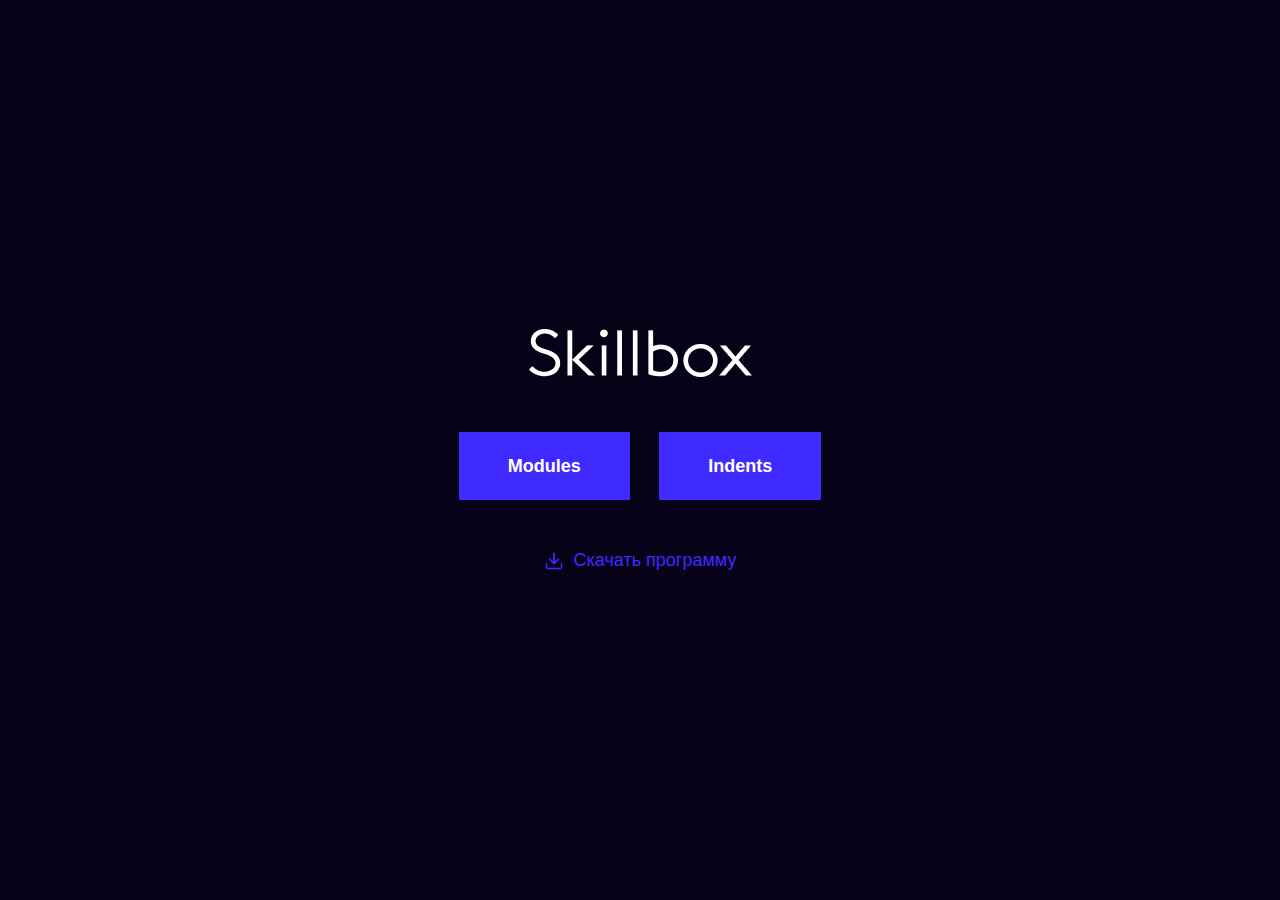
<file: index.html>
<!DOCTYPE html>
<html lang="ru">
  <head>
    <meta charset="UTF-8" />
    <meta http-equiv="X-UA-Compatible" content="IE=edge" />
    <meta name="viewport" content="width=device-width, initial-scale=1.0" />
    <title>Document</title>
    <link rel="stylesheet" href="css/normalize.css" />
    <link rel="stylesheet" href="css/style.css" />
  </head>

  <body>
    <div class="main-content">
      <a class="logo" href="https://skillbox.ru/" target="_blank">
        <img src="img/logo-light.png" alt="Логотип Skillbox" />
      </a>

      <div class="parent">
        <a class="block" href="modules.html">Modules</a>
        <a class="block" href="article.html">Indents</a>
      </div>

      <a class="download-link" href="skillbox.docx" download>Скачать программу</a>
    </div>
  </body>
</html>
</file>
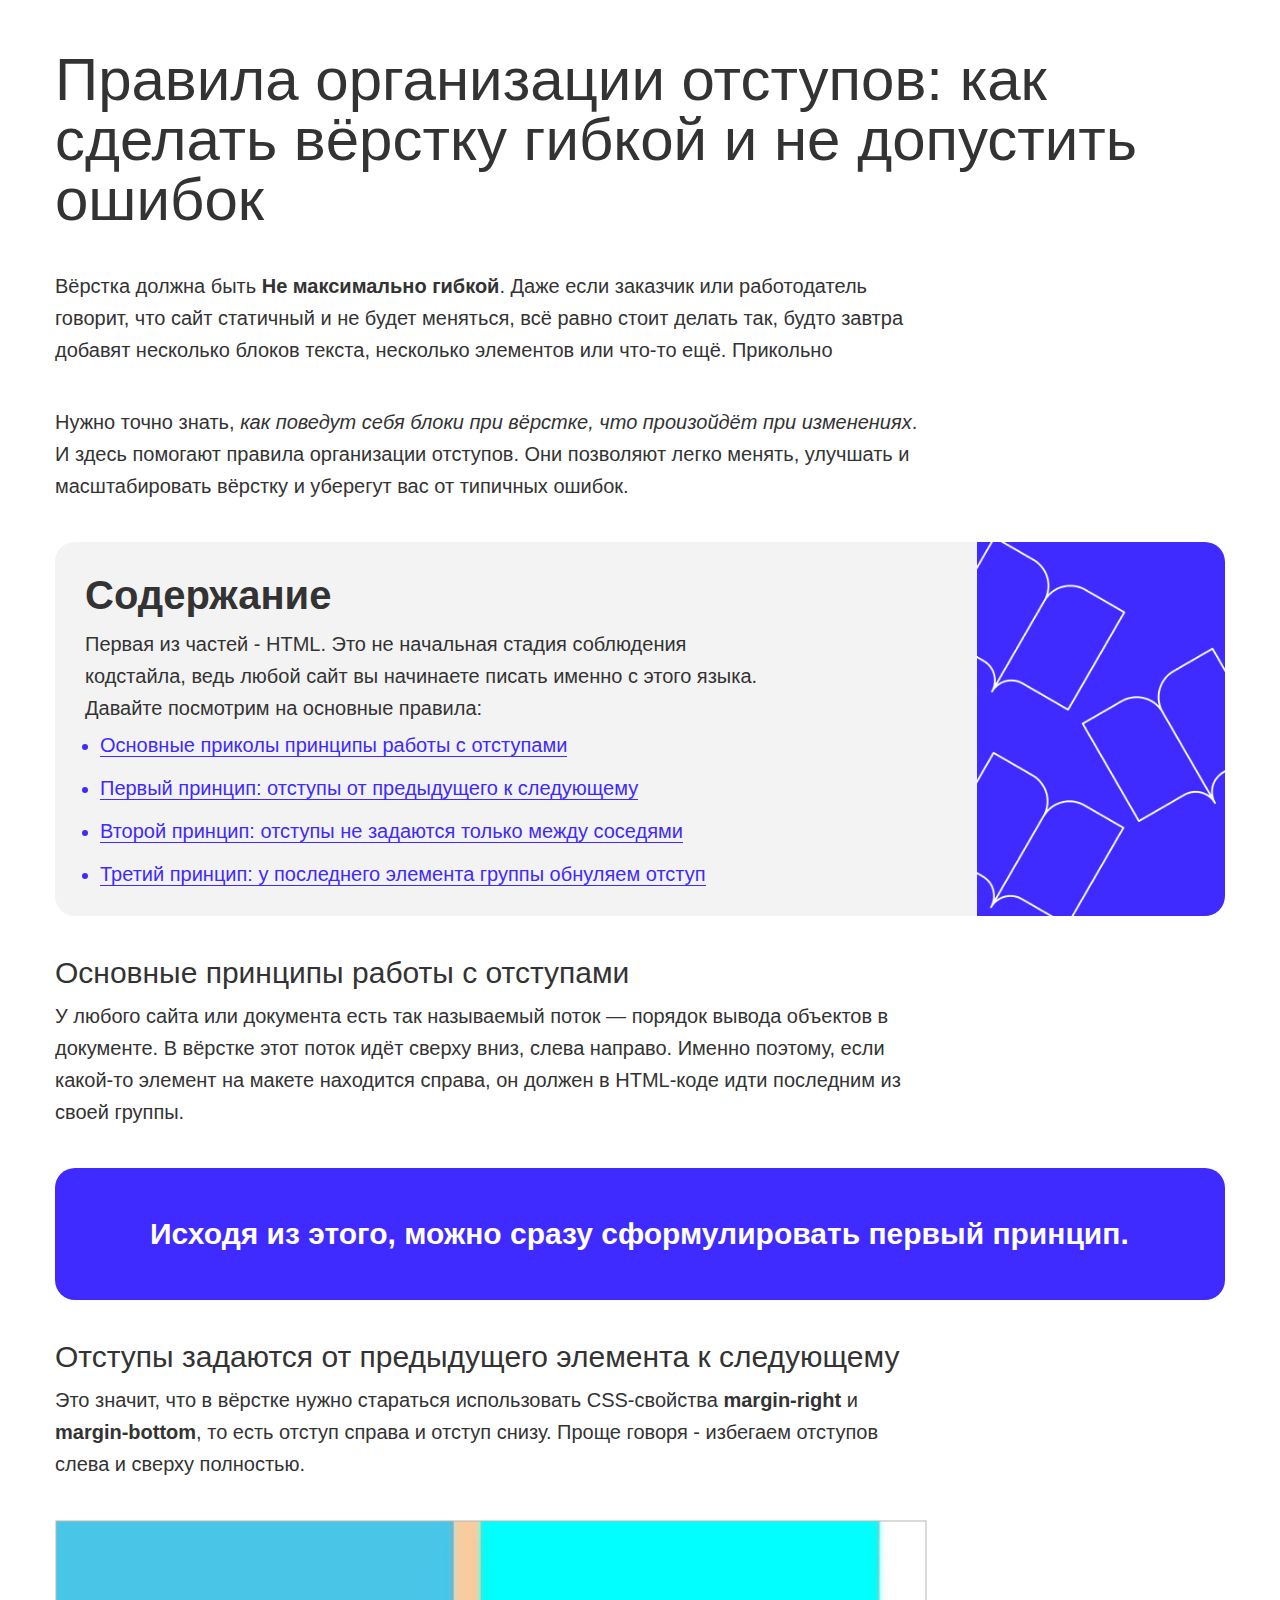
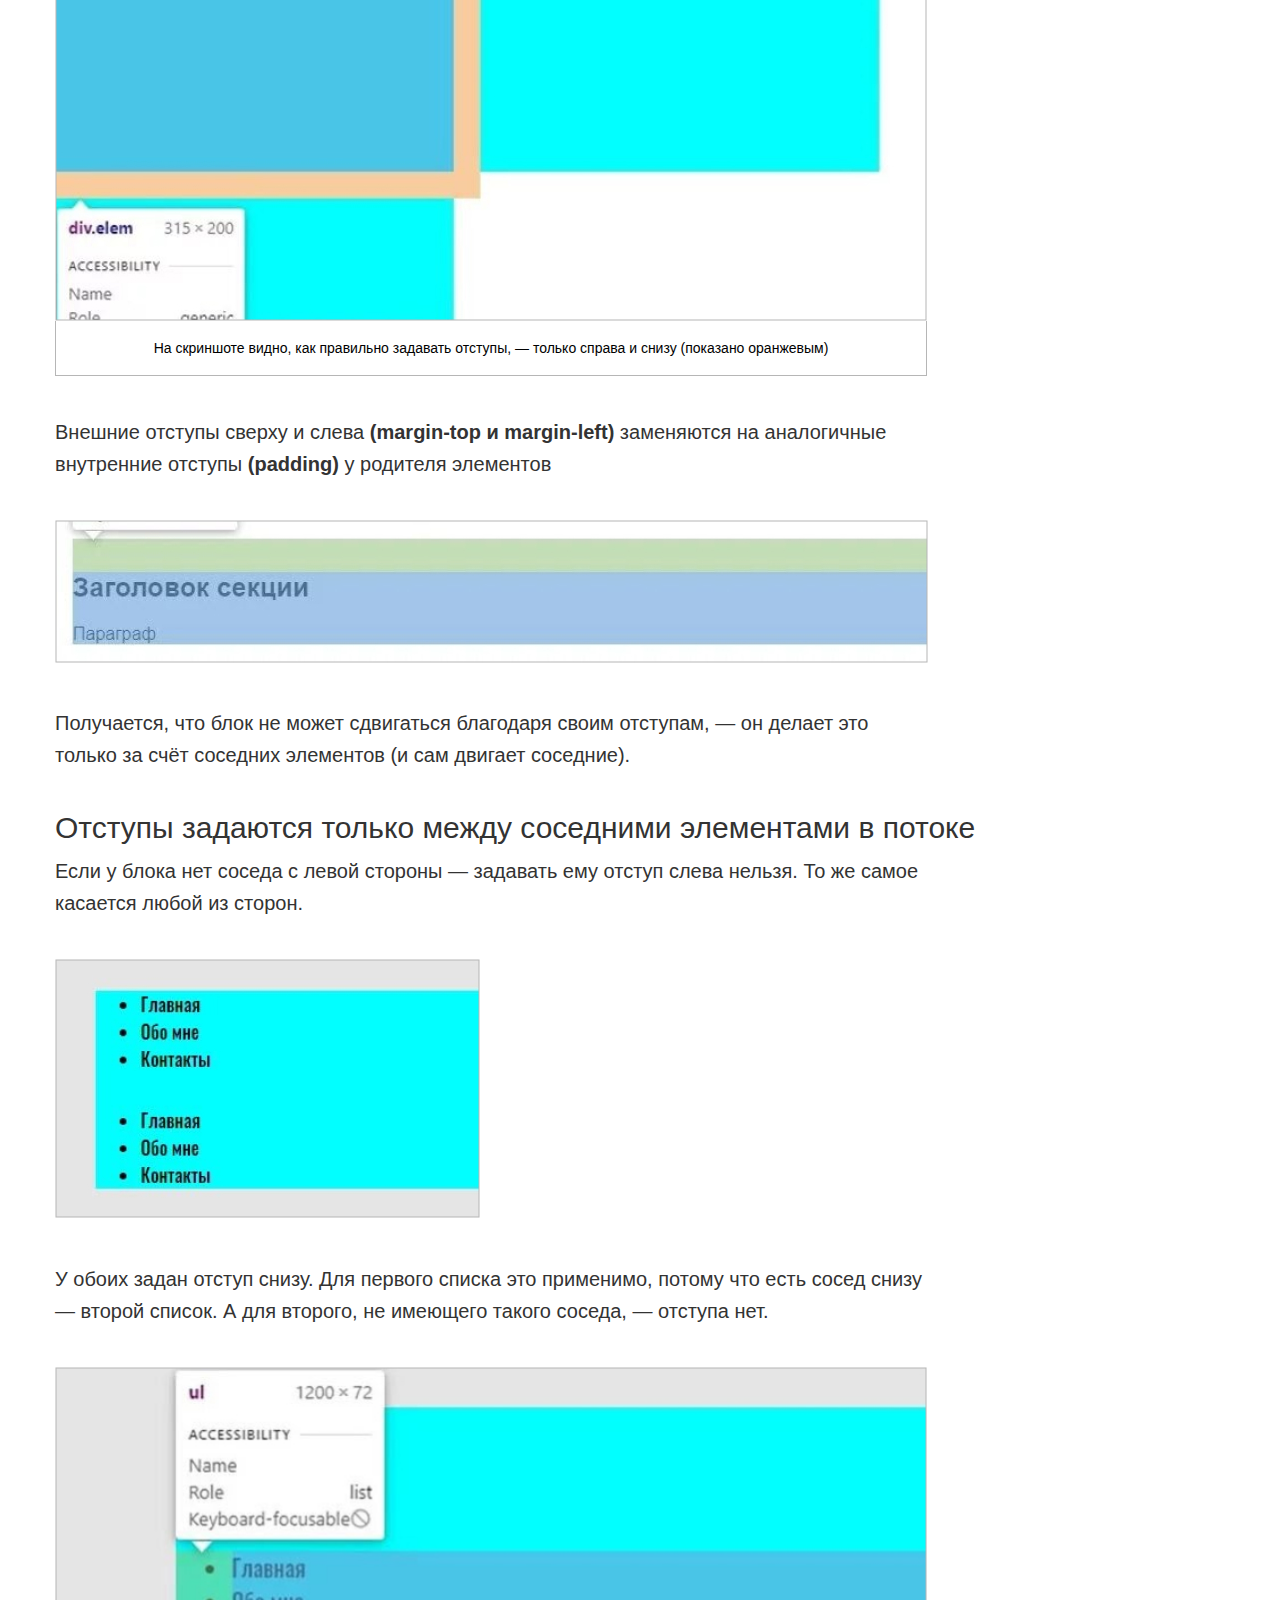
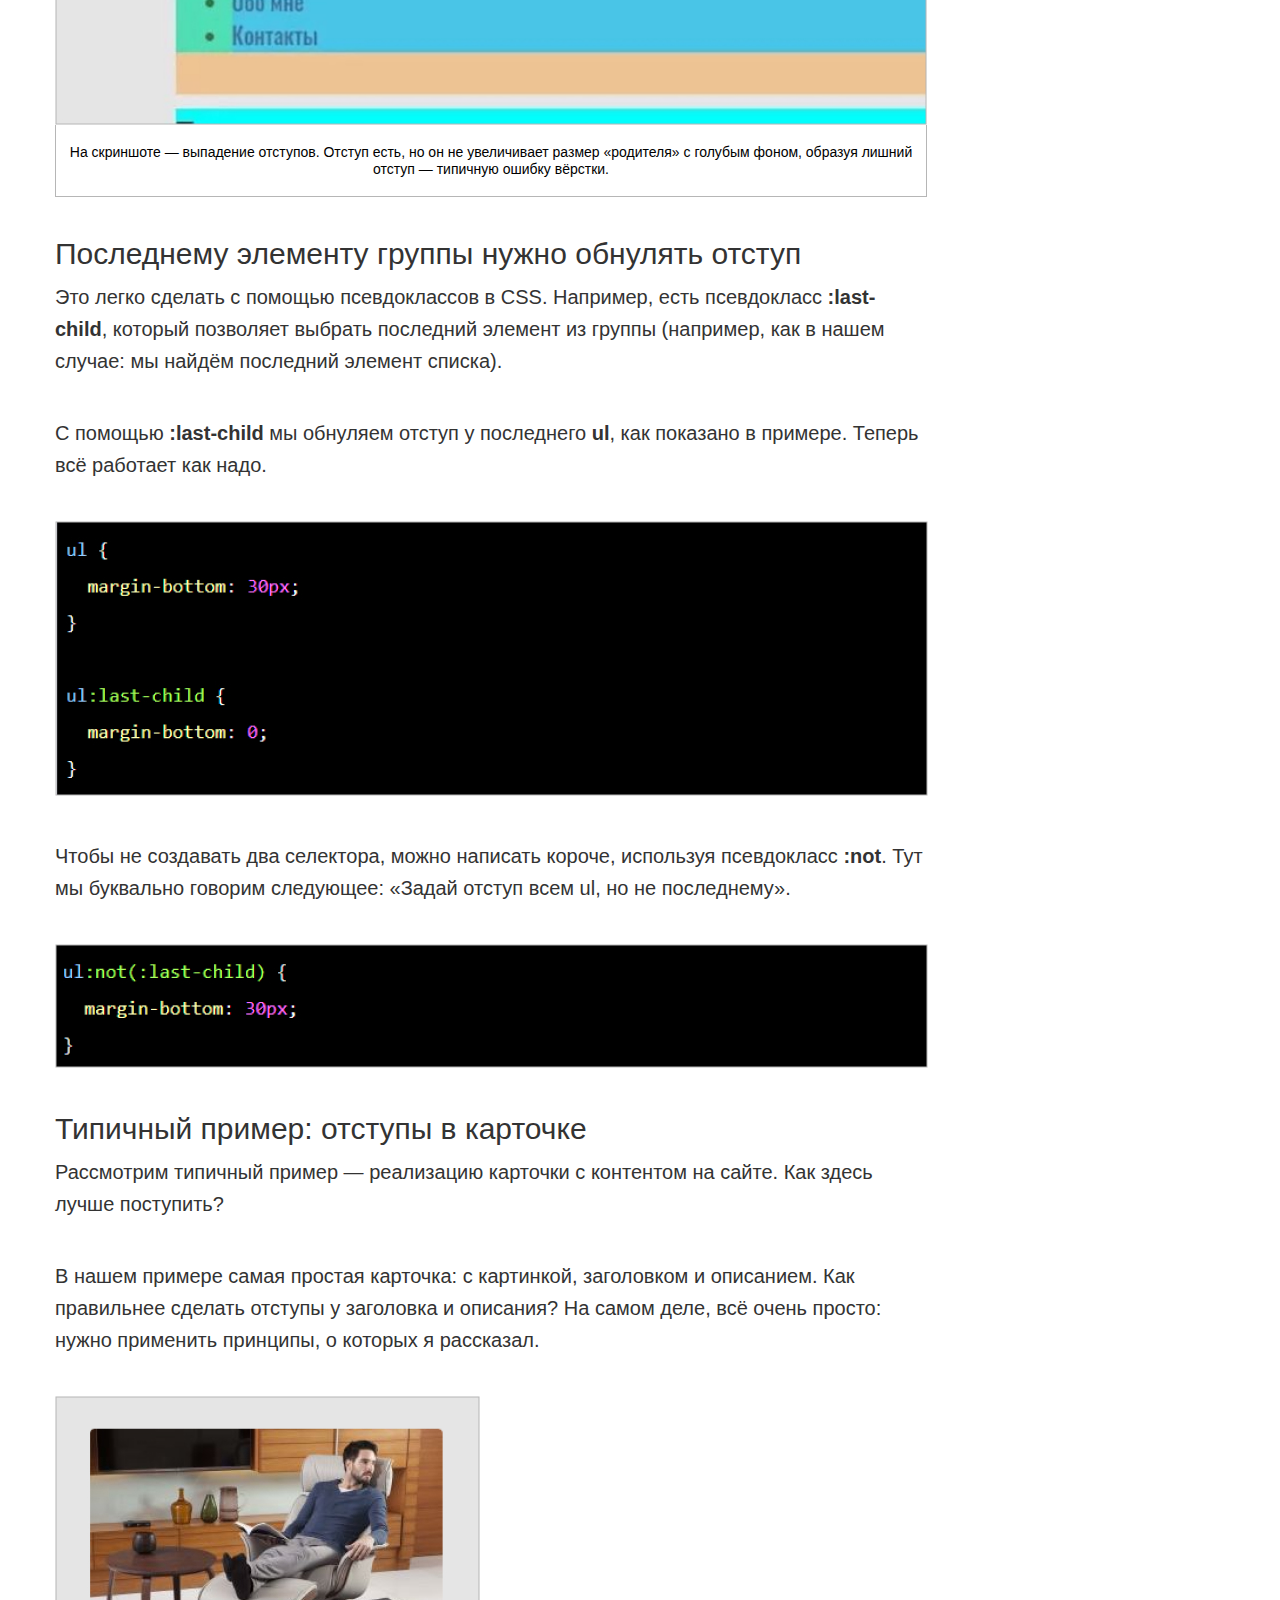
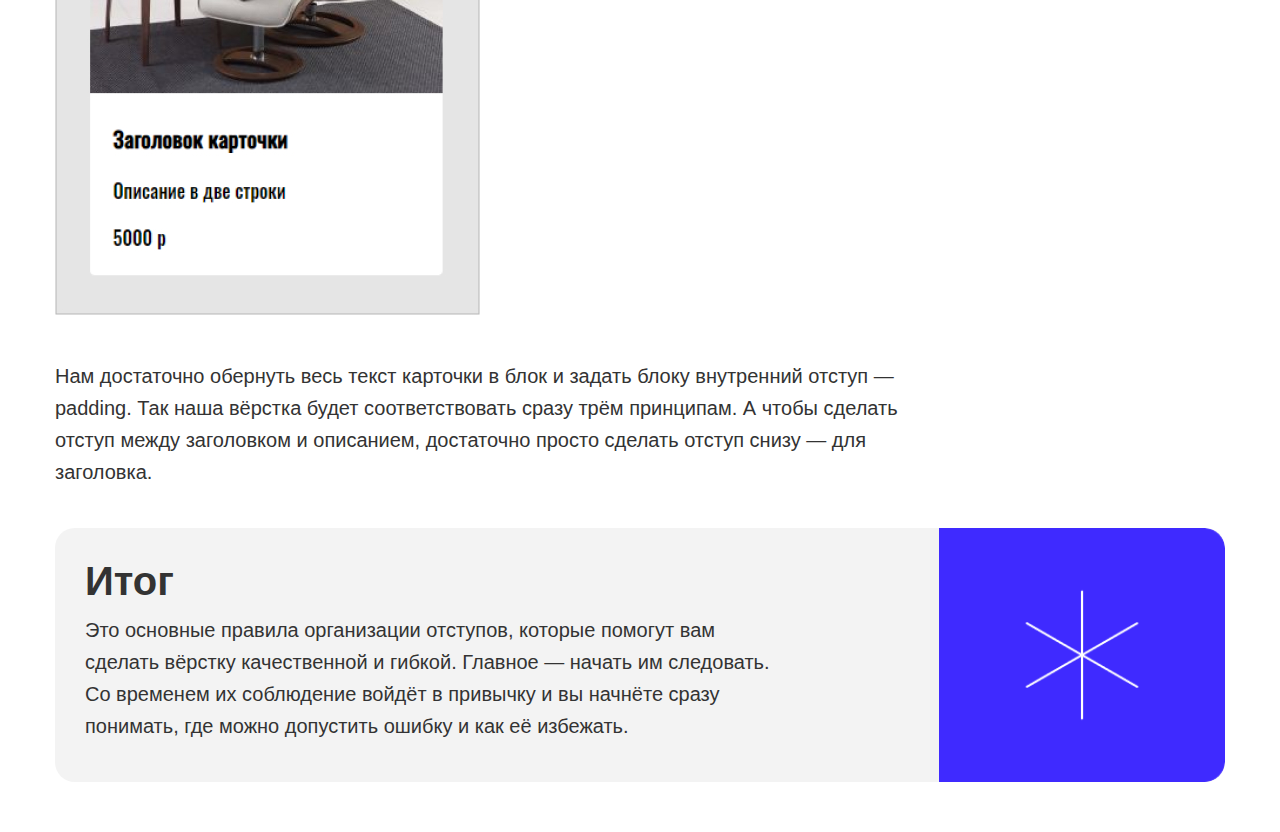
<file: article.html>
<!DOCTYPE html>
<html lang="ru">
  <head>
    <meta charset="UTF-8" />
    <meta http-equiv="X-UA-Compatible" content="IE=edge" />
    <meta name="viewport" content="width=device-width, initial-scale=1.0" />
    <title>Правила организации отступов</title>
    <link rel="stylesheet" href="css/normalize.css" />
    <link rel="stylesheet" href="css/style.css" />
  </head>

  <body>
    <div class="container">
      <h1 class="title-1">
        Правила организации отступов: как сделать вёрстку гибкой и не допустить
        ошибок
      </h1>

      <p class="paragraph">
        Вёрстка должна быть <b>Не максимально гибкой</b>. Даже если заказчик или
        работодатель говорит, что сайт статичный и не будет меняться, всё равно
        стоит делать так, будто завтра добавят несколько блоков текста,
        несколько элементов или что-то ещё. Прикольно
      </p>
      <p class="paragraph">
        Нужно точно знать,
        <i>как поведут себя блоки при вёрстке, что произойдёт при изменениях</i
        >. И здесь помогают правила организации отступов. Они позволяют легко
        менять, улучшать и масштабировать вёрстку и уберегут вас от типичных
        ошибок.
      </p>
      <div class="grey-box background-contents">
        <h2 class="title-2">Содержание</h2>
        <p class="paragraph">
          Первая из частей - HTML. Это не начальная стадия соблюдения кодстайла,
          ведь любой сайт вы начинаете писать именно с этого языка. Давайте
          посмотрим на основные правила:
        </p>
        <ul class="list">
          <li class="list-item">
            <a class="border-link" href="#section-1">Основные приколы принципы работы с отступами</a>
          </li>
          <li class="list-item">
            <a class="border-link" href="#section-2"
              >Первый принцип: отступы от предыдущего к следующему</a
            >
          </li>
          <li class="list-item">
            <a class="border-link" href="#section-3"
              >Второй принцип: отступы не задаются только между соседями</a
            >
          </li>
          <li class="list-item">
            <a class="border-link" href="#section-4"
              >Третий принцип: у последнего элемента группы обнуляем отступ</a
            >
          </li>
        </ul>
      </div>
      <div id="section-1">
        <h3 class="title-3">Основные принципы работы с отступами</h3>
        <p class="paragraph">
          У любого сайта или документа есть так называемый поток — порядок
          вывода объектов в документе. В вёрстке этот поток идёт сверху вниз,
          слева направо. Именно поэтому, если какой-то элемент на макете
          находится справа, он должен в HTML-коде идти последним из своей
          группы.
        </p>
        <p class="paragraph border">
          Исходя из этого, можно сразу сформулировать первый принцип.
        </p>
      </div>

      <div id="section-2">
        <h3 class="title-3">
          Отступы задаются от предыдущего элемента к следующему
        </h3>
        <p class="paragraph">
          Это значит, что в вёрстке нужно стараться использовать CSS-свойства
          <b>margin-right</b> и <b>margin-bottom</b>, то есть отступ справа и
          отступ снизу. Проще говоря - избегаем отступов слева и сверху
          полностью.
        </p>
        <figure class="bundling">
          <img
            src="img/1.jpg"
            alt="На скриншоте видно, как правильно задавать отступы, — только справа и снизу (показано оранжевым)"
          />
          <figcaption class="image-description">
            На скриншоте видно, как правильно задавать отступы, — только справа
            и снизу (показано оранжевым)
          </figcaption>
        </figure>
        <p class="paragraph">
          Внешние отступы сверху и слева
          <b>(margin-top и margin-left)</b> заменяются на аналогичные внутренние
          отступы <b>(padding)</b> у родителя элементов
        </p>
        <img class="image" src="img/2.jpg" alt="Заголовок секции" />
        <p class="paragraph">
          Получается, что блок не может сдвигаться благодаря своим отступам, —
          он делает это только за счёт соседних элементов (и сам двигает
          соседние).
        </p>
      </div>

      <div id="section-3">
        <h3 class="title-3">
          Отступы задаются только между соседними элементами в потоке
        </h3>
        <p class="paragraph">
          Если у блока нет соседа с левой стороны — задавать ему отступ слева
          нельзя. То же самое касается любой из сторон.
        </p>
        <img class="image" src="img/3.jpg" alt="отступ снизу" />
        <p class="paragraph">
          У обоих задан отступ снизу. Для первого списка это применимо, потому
          что есть сосед снизу — второй список. А для второго, не имеющего
          такого соседа, — отступа нет.
        </p>

        <figure class="bundling">
          <img src="img/4.jpg" alt="выпадение отступов"/>
          <figcaption class="image-description">
            На скриншоте — выпадение отступов. Отступ есть, но он не увеличивает
            размер «родителя» с голубым фоном, образуя лишний отступ — типичную
            ошибку вёрстки.
          </figcaption>
        </figure>
      </div>

      <div id="section-4">
        <h3 class="title-3">
          Последнему элементу группы нужно обнулять отступ
        </h3>
        <p class="paragraph">
          Это легко сделать с помощью псевдоклассов в CSS. Например, есть
          псевдокласс <b>:last-child</b>, который позволяет выбрать последний
          элемент из группы (например, как в нашем случае: мы найдём последний
          элемент списка).
        </p>
        <p class="paragraph">
          С помощью <b>:last-child</b> мы обнуляем отступ у последнего
          <b>ul</b>, как показано в примере. Теперь всё работает как надо.
        </p>
        <img class="image" src="img/5.jpg" alt="обнуление отступа" />
        <p class="paragraph">
          Чтобы не создавать два селектора, можно написать короче, используя
          псевдокласс <b>:not</b>. Тут мы буквально говорим следующее: «Задай
          отступ всем ul, но не последнему».
        </p>
        <img class="image" src="img/6.jpg" alt="последний без отступа" />
      </div>

      <h3 class="title-3">Типичный пример: отступы в карточке</h3>
      <p class="paragraph">
        Рассмотрим типичный пример — реализацию карточки с контентом на сайте.
        Как здесь лучше поступить?
      </p>
      <p class="paragraph">
        В нашем примере самая простая карточка: с картинкой, заголовком и
        описанием. Как правильнее сделать отступы у заголовка и описания? На
        самом деле, всё очень просто: нужно применить принципы, о которых я
        рассказал.
      </p>
      <img class="image" src="img/7.jpg" alt="отступы у заголовка и описания" />
      <p class="paragraph">
        Нам достаточно обернуть весь текст карточки в блок и задать блоку
        внутренний отступ — padding. Так наша вёрстка будет соответствовать
        сразу трём принципам. А чтобы сделать отступ между заголовком и
        описанием, достаточно просто сделать отступ снизу — для заголовка.
      </p>

      <div class="grey-box background-conclusion">
        <h2 class="title-2">Итог</h2>
        <p id="paragraph" class="paragraph">
          Это основные правила организации отступов, которые помогут вам сделать
          вёрстку качественной и гибкой. Главное — начать им следовать. Со
          временем их соблюдение войдёт в привычку и вы начнёте сразу понимать,
          где можно допустить ошибку и как её избежать.
        </p>
      </div>
    </div>
  </body>
</html>
</file>
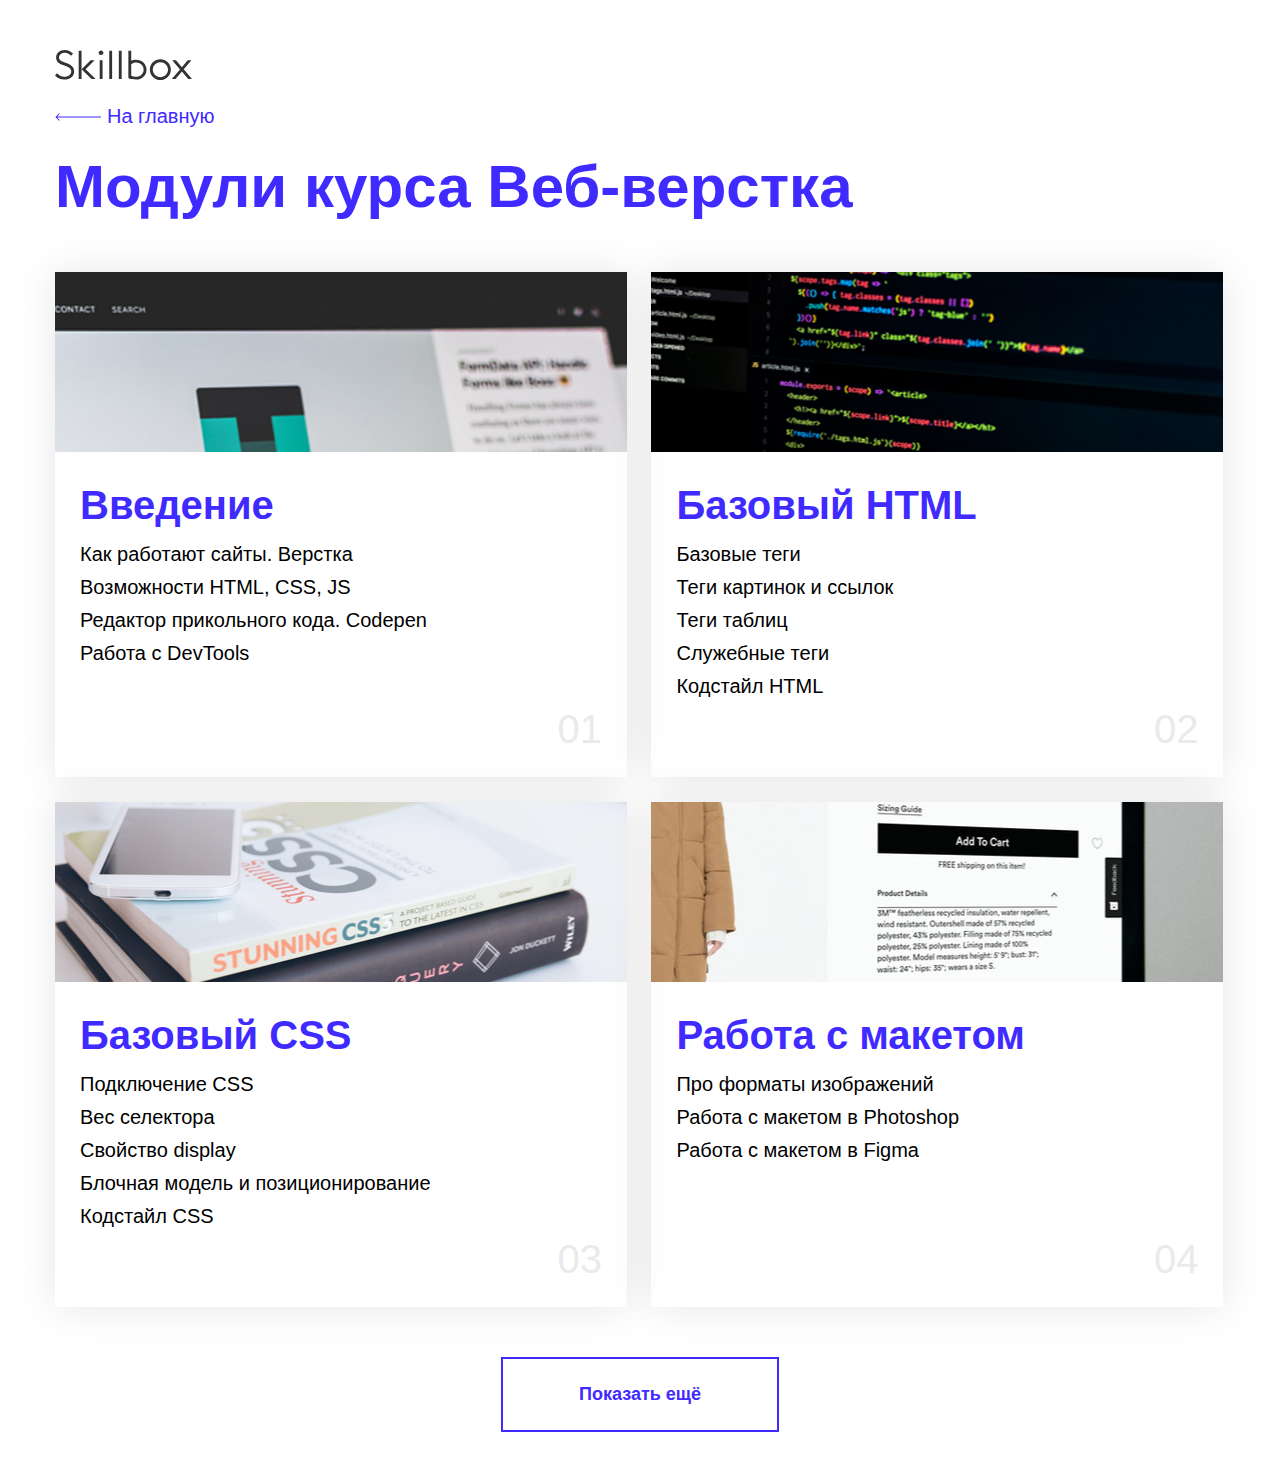
<file: modules.html>
<!DOCTYPE html>
<html lang="ru">
  <head>
    <meta charset="UTF-8" />
    <meta http-equiv="X-UA-Compatible" content="IE=edge" />
    <meta name="viewport" content="width=device-width, initial-scale=1.0" />
    <title>Document</title>
    <link rel="stylesheet" href="css/normalize.css" />
    <link rel="stylesheet" href="css/style.css" />
  </head>

  <body>
    <div class="container">
      <a class="brand" href="https://skillbox.ru/">
        <img class="brand" src="img/skillbox1.svg" alt="Skillbox" />
      </a>
      <a class="needle" href="index.html" download>На главную</a>
      <h1 class="headline">Модули курса Веб-верстка</h1>

      <ul class="cards">
        <li class="card backimage1">
          <!-- Первая карточка-->
          <h2 class="headline-2">Введение</h2>
          <ul class="fare">
            <li>Как работают сайты. Верстка</li>
            <li>Возможности HTML, CSS, JS</li>
            <li>Редактор прикольного кода. Codepen</li>
            <li>Работа с DevTools</li>
          </ul>
          <span class="corner">01</span>
        </li>

        <li class="card backimage2">
          <!-- Вторая карточка-->
          <h2 class="headline-2">Базовый HTML</h2>
          <ul class="fare">
            <li>Базовые теги</li>
            <li>Теги картинок и ссылок</li>
            <li>Теги таблиц</li>
            <li>Служебные теги</li>
            <li>Кодстайл HTML</li>
          </ul>
          <span class="corner">02</span>
        </li>

        <li class="card backimage3">
          <!-- Третья карточка-->
          <h2 class="headline-2">Базовый CSS</h2>
          <ul class="fare">
            <li>Подключение CSS</li>
            <li>Вес селектора</li>
            <li>Свойство display</li>
            <li>Блочная модель и позиционирование</li>
            <li>Кодстайл CSS</li>
          </ul>
          <span class="corner">03</span>
        </li>

        <li class="card backimage4">
          <!-- Четвертая карточка-->
          <h2 class="headline-2">Работа с макетом</h2>
          <ul class="fare">
            <li>Про форматы изображений</li>
            <li>Работа с макетом в Photoshop</li>
            <li>Работа с макетом в Figma</li>
          </ul>
          <span class="corner">04</span>
        </li>
      </ul>

      <button class="showcase">Показать ещё</button>
    </div>
  </body>
</html>
</file>
<file: css/style.css>
html {
  box-sizing: border-box;
}

*,
*::before,
*::after {
  box-sizing: inherit;
}

a {
  color: inherit;
  text-decoration: none;
}

img {
  max-width: 100%;
}

body {
  font-family: Arial, Verdana, sans-serif;
}

.main-content {
  display: flex;
  flex-direction: column;
  align-items: center;
  justify-content: center;
  min-height: 100vh;
  color: #fff;
  background-color: #070217;
}

.logo {
  margin-bottom: 50px;
}

.parent {
  margin-bottom: 50px;
}

.block {
  display: inline-block;
  padding: 24px 49px;
  margin-right: 25px;
  background: #3f2aff;
  font-size: 18px;
  font-weight: 700;
}

.block:last-child {
  margin-right: 0;
}

.needle {
  display: block;
  padding-left: 52px;
  margin-bottom: 25px;
  color: #3f2aff;
  font-size: 20px;
  background-image: url("../img/Arrow1.png");
  background-position: left;
  background-size: 45 0;
  background-repeat: no-repeat;

}

.download-link {
  padding-left: 30px;
  color: #3f2aff;
  font-size: 18px;
  background-image: url("../img/download.png");
  background-position: left center;
  background-size: 20px 20px;
  background-repeat: no-repeat;
}

.brand {
  display: block;
  margin: 0;
  margin-bottom: 25px;
}

.container {
  margin: 0 auto;
  padding: 50px 0;
  width: 1170px;
}

.paragraph {
  margin: 0;
  margin-bottom: 40px;
  width: 872px;
  color: #333;
  font-size: 20px;
  font-weight: 400;
  line-height: 32px;
}

.border {
  padding: 50px 95px 50px 95px;
  width: 100%;
  border: 3px;
  border-radius: 20px;
  font-weight: 700;
  font-size: 30px;
  color: #ffffff;
  background-color: #3f2aff;
}

.headline {
  margin: 0px;
  margin-bottom: 50px;
  color: #3f2aff;
  font-size: 60px;
  font-weight: 700;
  line-height: 68.99px;
}

.headline-2 {
  margin: 0;
  margin-bottom: 10px;
  color: #3f2aff;
  font-size: 40px;
  font-weight: 700;
}

.fare {
  margin: 0px;
  padding: 0px;
  list-style-type: none;
}

.fare li {
  font-weight: 400;
  font-size: 20px;
  line-height: 165%;
}

.corner {
  position: absolute;
  right: 25px;
  bottom: 25px;
  color: #EAEAEA;
  font-size: 40px;
  font-weight: 400;
  line-height: 46px;
}

.title-1 {
  margin: 0;
  margin-bottom: 40px;
  color: #333;
  font-size: 60px;
  font-weight: 400;
  line-height: 60px;
}

.grey-box {
  border-radius: 20px;
  padding: 30px;
  margin-bottom: 40px;
  background-color: #f3f3f3;
}

.grey-box:last-child {
  margin-bottom: 0px;
}

.grey-box .paragraph {
  margin: 0px;
  margin-bottom: 10px;
  width: 692px;
}

.background-contents {
  width: 100%;
  height: 100%;
  background-image: url(../img/decorate-1.png);
  background-position: center right;
  background-repeat: no-repeat;
  background-size: contain;
}

.background-conclusion {
  width: 100%;
  height: 100%;
  background-image: url(../img/decorate-2.png);
  background-position: center right;
  background-repeat: no-repeat;
  background-size: contain;
}

.card {
  position: relative;
  display: inline-block;
  vertical-align: top;
  margin: 0px;
  margin-right: 20px;
  margin-bottom: 25px;
  padding-top: 210px;
  padding-left: 25px;
  width: 572px;
  height: 505px;
  box-shadow: 0px 0px 40px rgba(0, 0, 0, 0.1);
  background-position: center top;
  background-repeat: no-repeat;
  background-size: contain;
}

.card.card:nth-child(2n) {        
  margin-right: 0;
}

.card.card:nth-child(n+3) {
  margin-bottom: 0;
}

.backimage1 {
  background-image: url(../img/imagecard1.jpg);
}

.backimage2 {
  background-image: url(../img/imagecard2.jpg);
}

.backimage3 {
  background-image: url(../img/imagecard3.jpg);
}

.backimage4 {
  background-image: url(../img/imagecard4.jpg);
}

.title-2 {
  margin: 0px;
  margin-bottom: 10px;
  color: #333;
  font-size: 40px;
  line-height: 46px;
}

.title-3 {
  margin: 0px;
  margin-bottom: 10px;
  color: #333;
  font-size: 30px;
  font-weight: 400;
  line-height: 34px;
}

.cards {
  display: inline-block;
  width: 1169px;
  margin: 0 auto;
  padding: 0px;
  margin-bottom: 50px;
}

.list {
  margin: 0;
  padding-left: 15px;
}

.list-item:not(:last-child) {
  margin-bottom: 20px;
}

.list-item::marker {
  color: #3f2aff;
  font-size: 1.2em;
}

.border-link {
  border-bottom: 1px solid #3f2aff;
  color: #3f2aff;
  font-size: 20px;
}

.image {
  margin: 0;
  margin-bottom: 40px;
}

.bundling {
  display: inline-block;
  margin: 0;
  margin-bottom: 40px;
  width: 872px;
  font-size: 0;
}

.image-description {
  padding-top: 19px;
  padding-bottom: 19px;
  text-align: center;
  border: 1px solid #b6b6b6;
  border-top: 0;
  font-weight: 400;
  font-size: 14px;
}

.frame {
  display: inline-block;
  position: relative;
  left: 450px;
  margin: 0px;
  margin-top: 50px;
}

.showcase {
  display: block;
  margin: 0 auto;
  padding: 25px 76px;
  border-width: 2px;
  border-style: solid;
  border-color: #3F2AFF;
  color: #3F2AFF;
  background-color: inherit;
  font-size: 18px;
  font-weight: 700;
}
</file>
